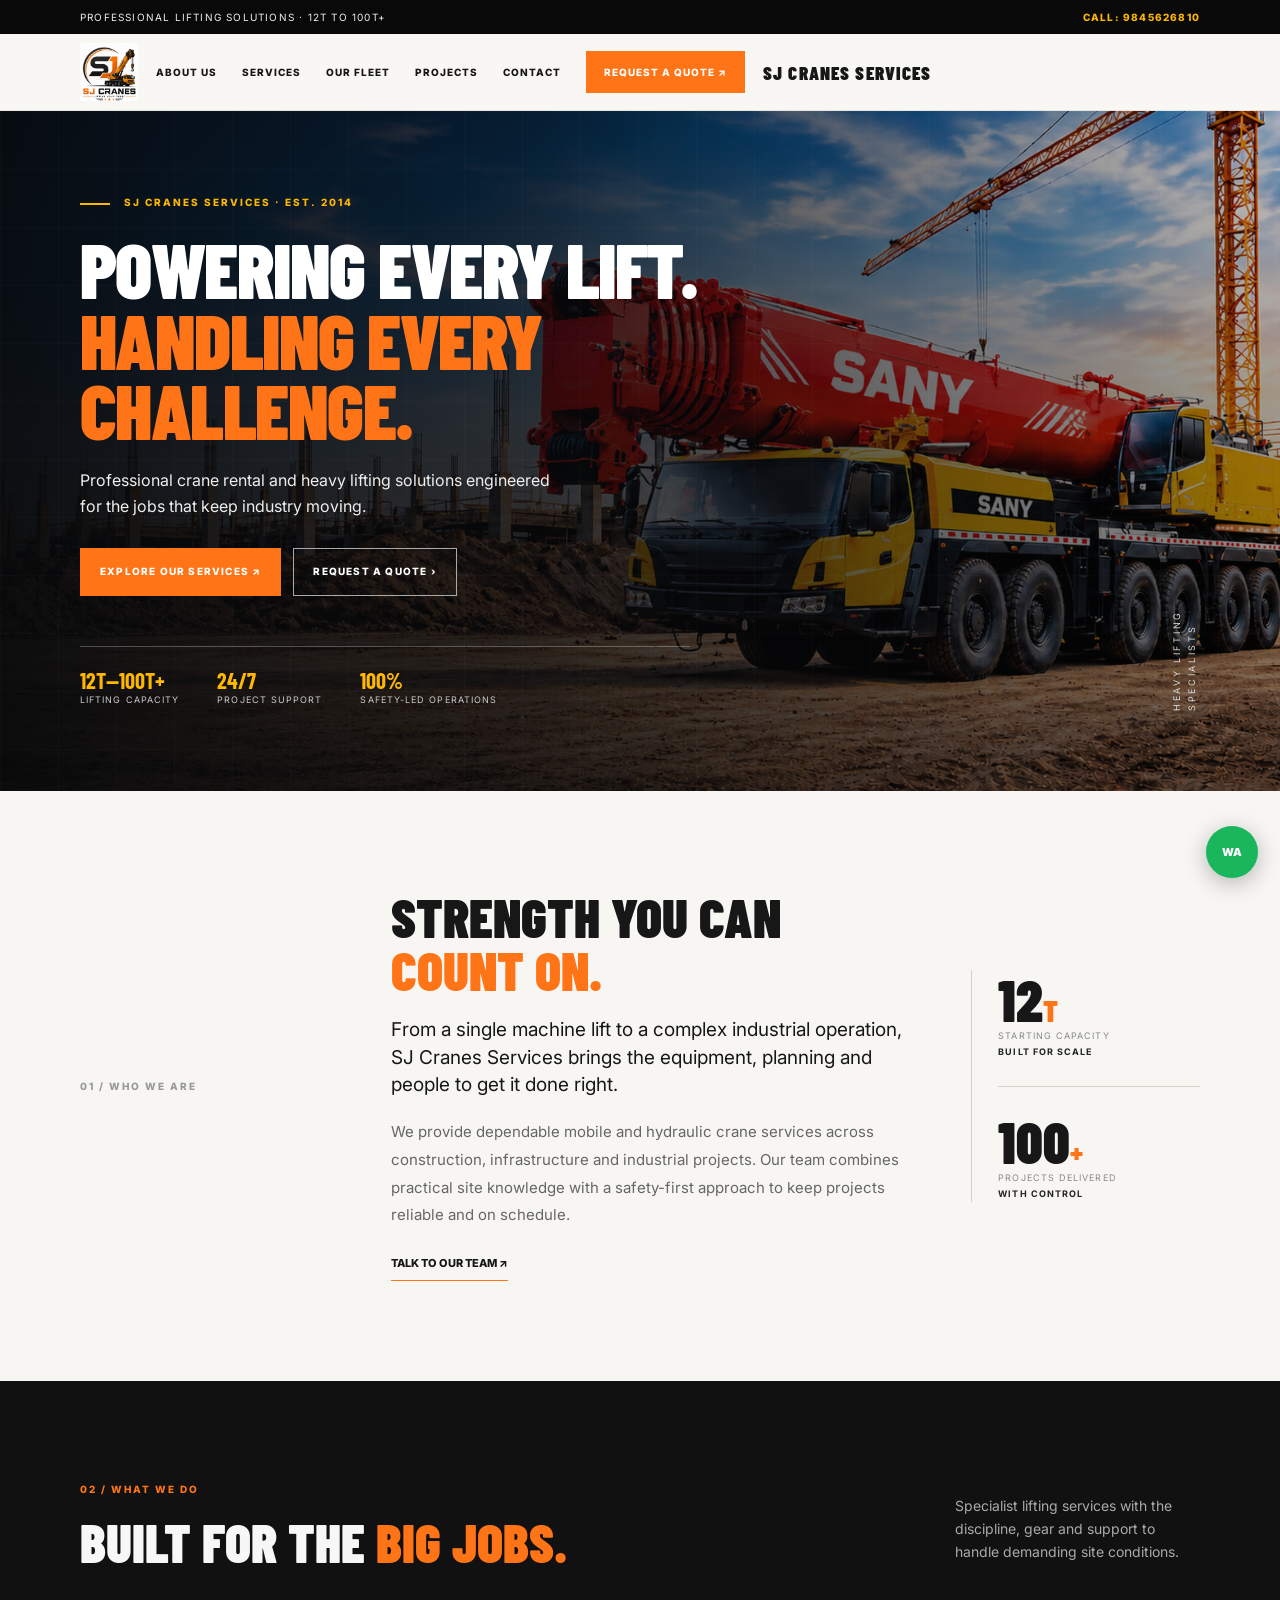
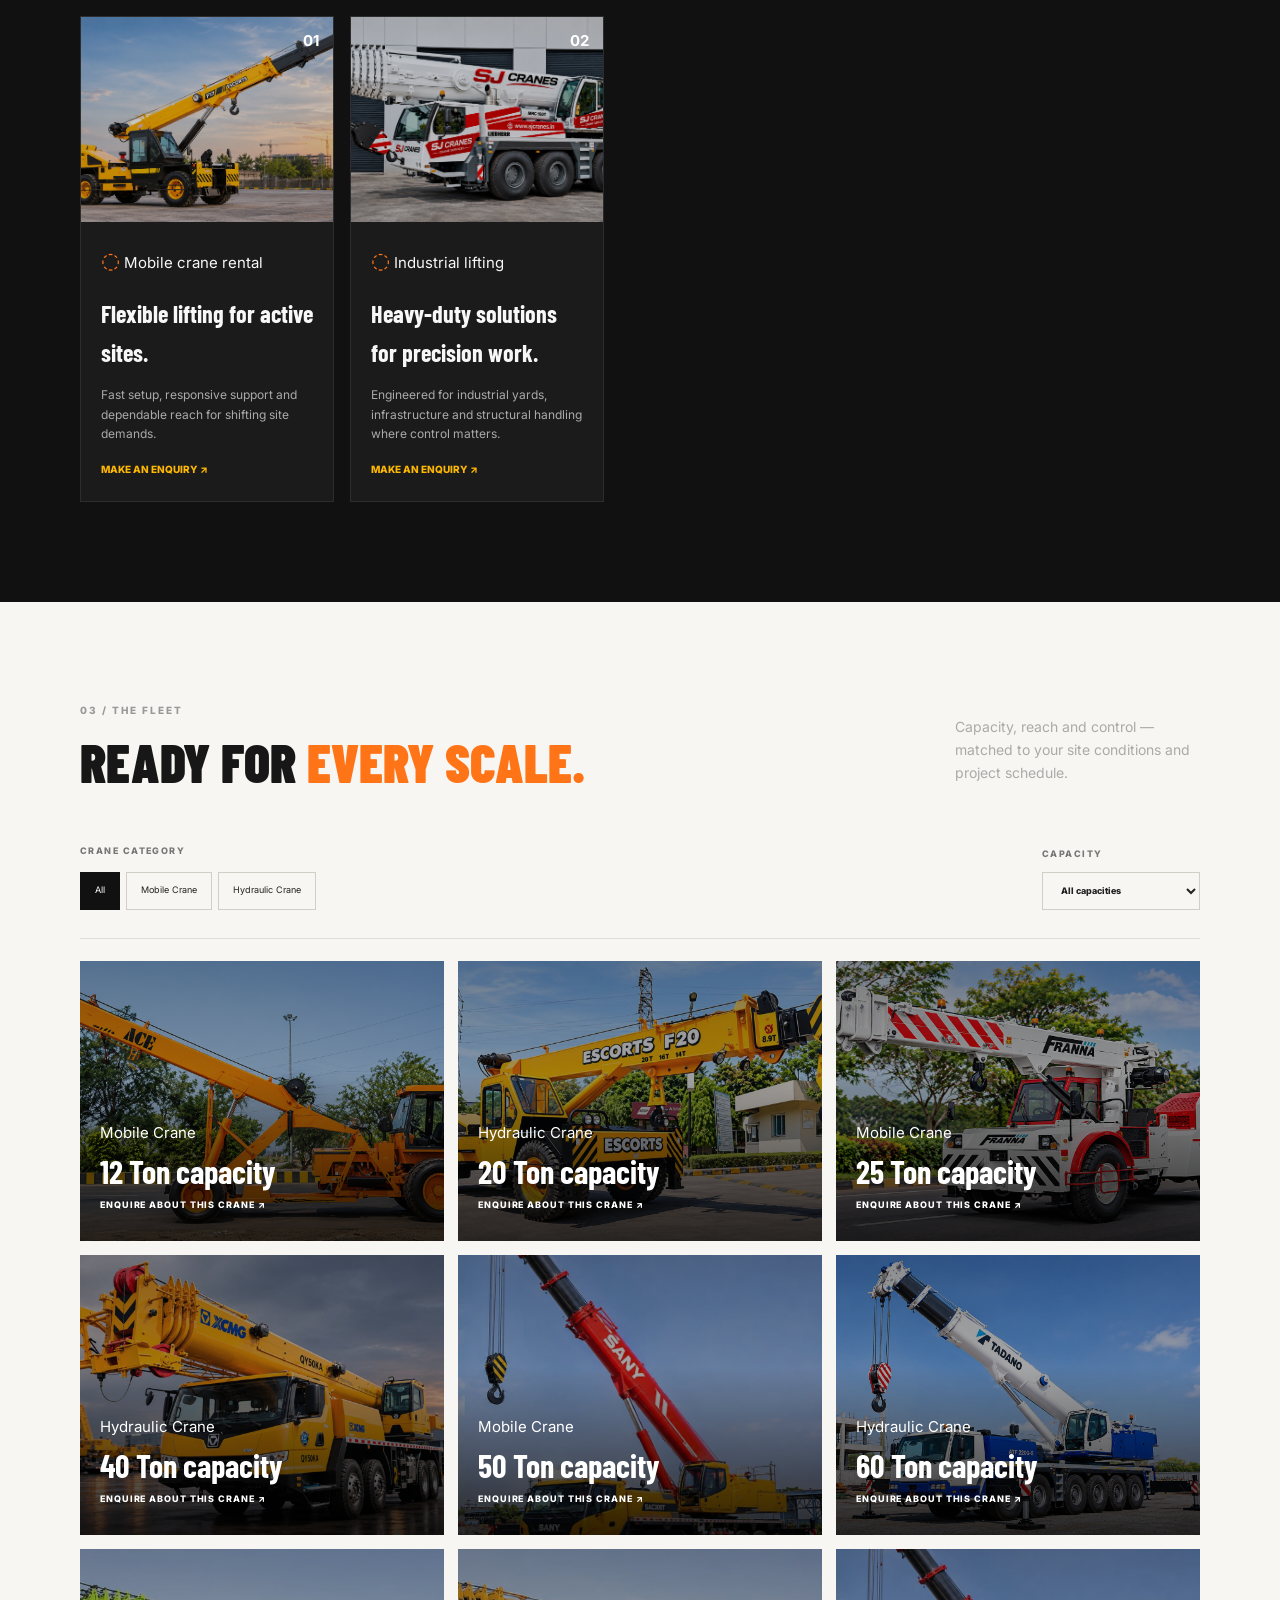
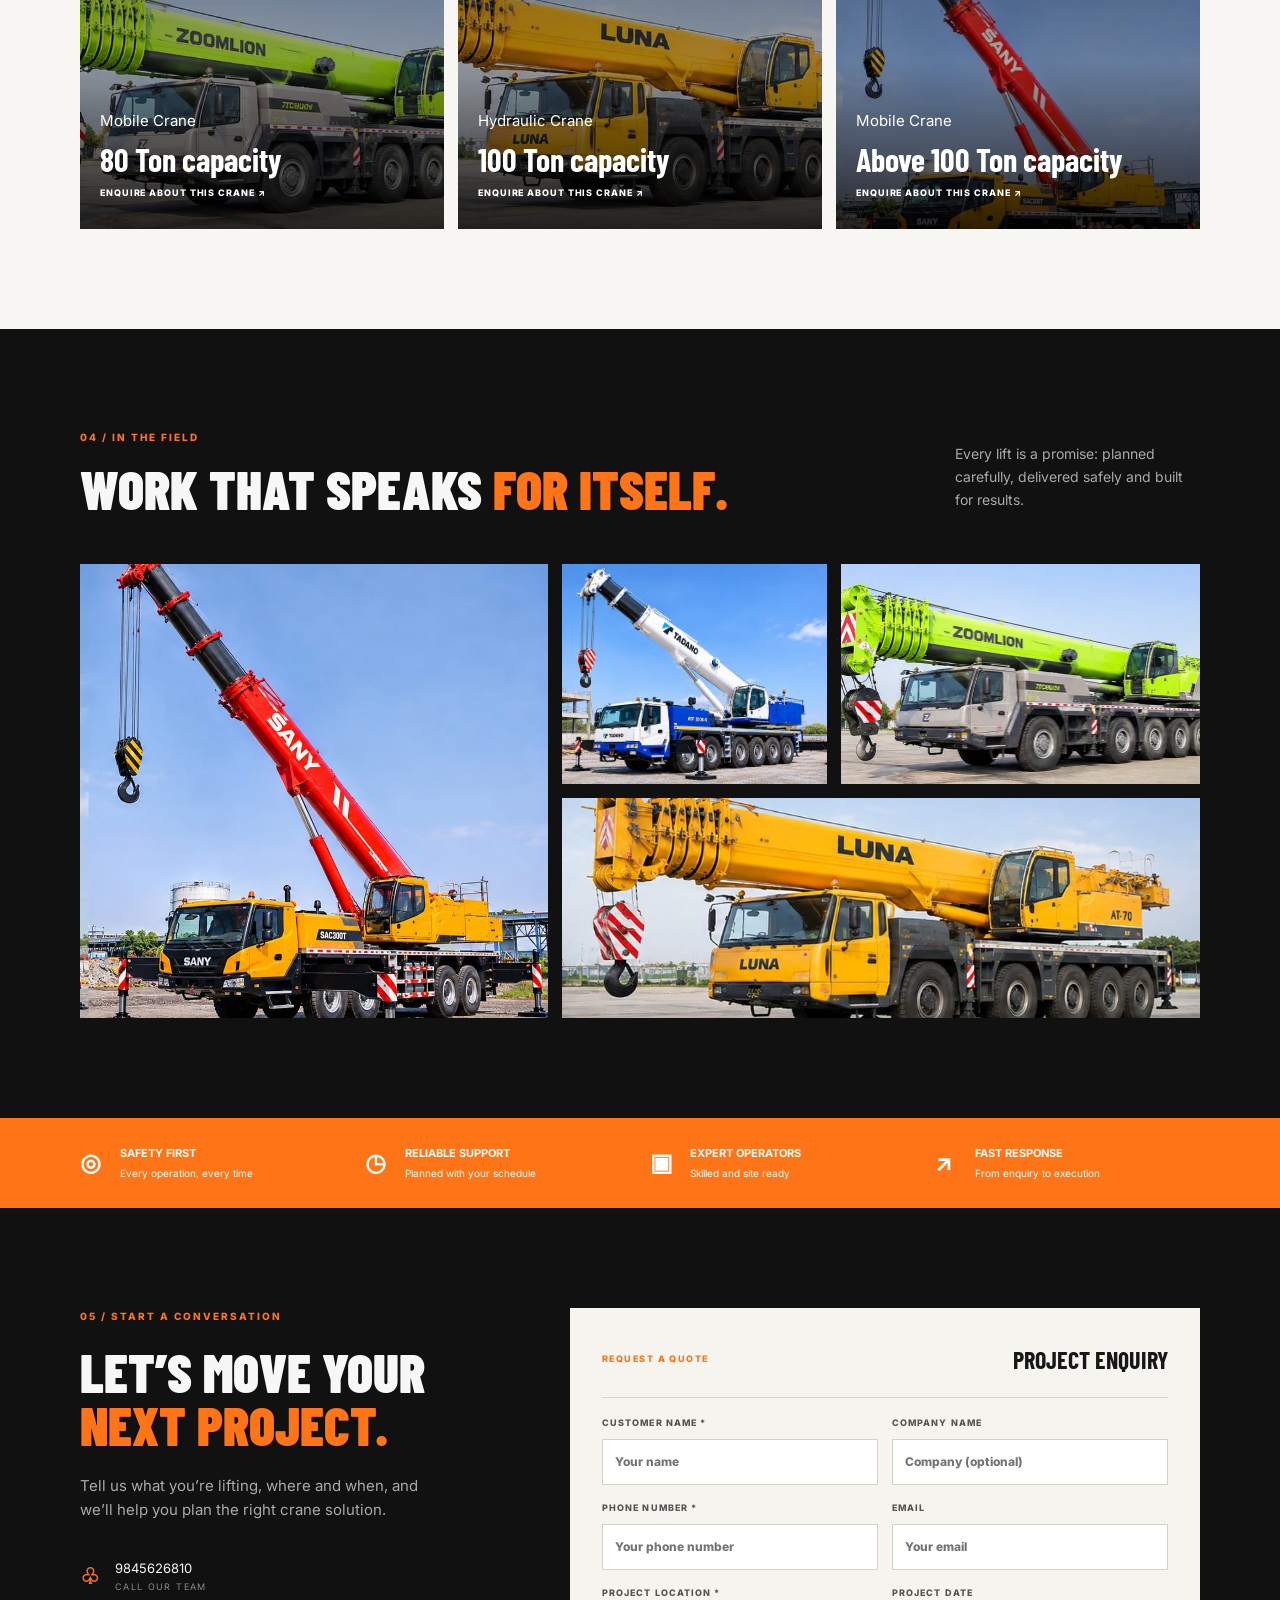
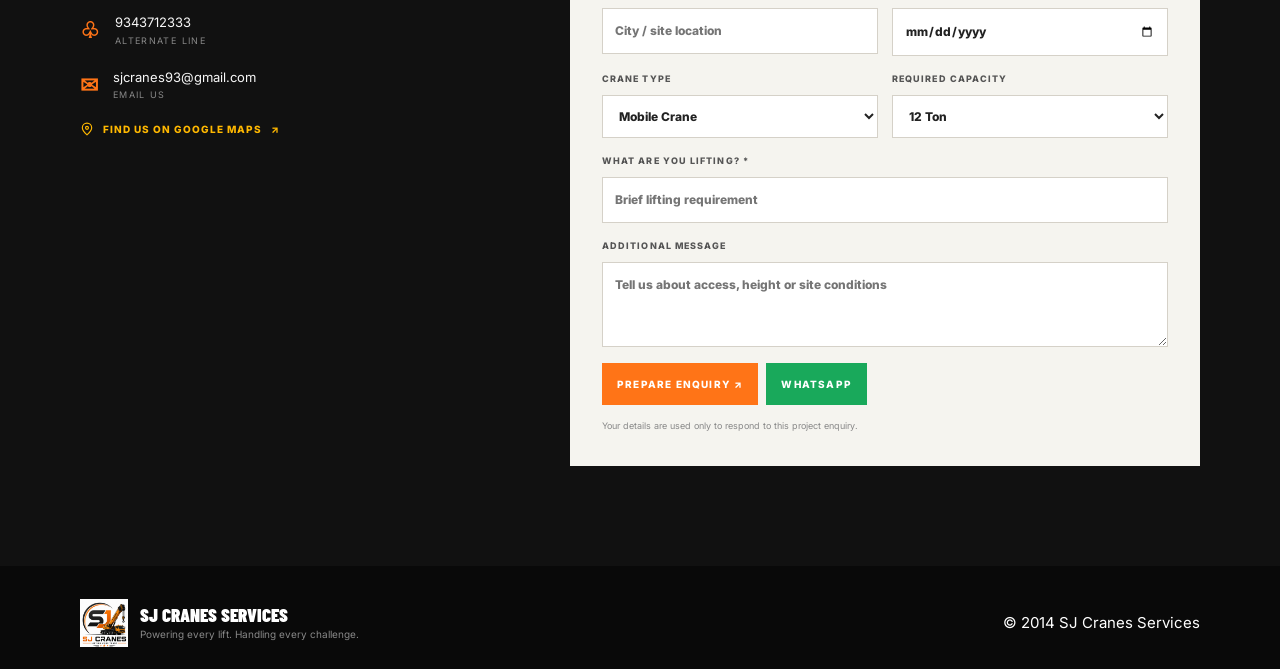
<file: index.html>
<!doctype html>
<html lang="en">
<head>
  <meta charset="utf-8">
  <meta name="viewport" content="width=device-width, initial-scale=1">
  <meta name="theme-color" content="#101010">
  <meta name="description" content="SJ Cranes Services — professional crane rental and heavy lifting solutions, 12T to 100T+.">
  <title>SJ Cranes Services | Professional Crane Rental</title>
  <link rel="preconnect" href="https://fonts.googleapis.com">
  <link rel="preconnect" href="https://fonts.gstatic.com" crossorigin>
  <link rel="stylesheet" href="./style.css">
</head>
<body>
  <div class="topline"><div class="container top-inner"><span>Professional lifting solutions · 12T to 100T+</span><a href="tel:+919845626810">Call: 9845626810</a></div></div>
  <header class="site-header">
    <div class="container nav-inner">
     <img src="./sj-cranes-logo.png" alt="SJ Cranes Services logo">
      <button class="menu-button" id="menuButton" aria-label="Toggle navigation" aria-expanded="false">☰</button>
      <nav class="nav-links" id="navLinks">
        <a href="#about">About us</a><a href="#services">Services</a><a href="#fleet">Our fleet</a><a href="#projects">Projects</a><a href="#contact">Contact</a>
        <a class="nav-cta" href="#contact">Request a quote ↗</a>
      </nav>
    </div>
  </header>

  <main id="home">
    <section class="hero">
  <div class="hero-grid"></div>
  <div class="container hero-content">
        <div class="hero-copy reveal">
          <div class="eyebrow"><i></i> SJ CRANES SERVICES · EST. 2014</div>
          <h1>POWERING EVERY LIFT.<br><em>HANDLING EVERY CHALLENGE.</em></h1>
          <p>Professional crane rental and heavy lifting solutions engineered for the jobs that keep industry moving.</p>
          <div class="hero-actions"><a class="button primary" href="#services">Explore our services ↗</a><a class="button outline" href="#contact">Request a quote ›</a></div>
          <div class="hero-proof"><span><strong>12T—100T+</strong><small>Lifting capacity</small></span><span><strong>24/7</strong><small>Project support</small></span><span><strong>100%</strong><small>Safety-led operations</small></span></div>
        </div>
        <div class="hero-mark">HEAVY LIFTING<br> SPECIALISTS <i></i></div>
      </div>
    </section>

    <section id="about" class="section about-section">
      <div class="container about-grid">
        <div class="section-tag">01 / WHO WE ARE</div>
        <div class="about-copy reveal"><h2>STRENGTH YOU CAN<br><span>COUNT ON.</span></h2>
          <p class="lead">From a single machine lift to a complex industrial operation, SJ Cranes Services brings the equipment, planning and people to get it done right.</p>
          <p>We provide dependable mobile and hydraulic crane services across construction, infrastructure and industrial projects. Our team combines practical site knowledge with a safety-first approach to keep projects reliable and on schedule.</p>
          <a class="text-link" href="#contact">Talk to our team ↗</a>
        </div>
        <div class="about-stat"><div class="stat-number">12<span>T</span></div><small>STARTING CAPACITY<br><b>BUILT FOR SCALE</b></small><hr><div class="stat-number">100<span>+</span></div><small>PROJECTS DELIVERED<br><b>WITH CONTROL</b></small></div>
      </div>
    </section>

    <section id="services" class="section dark-section">
      <div class="container">
        <div class="section-heading"><div><div class="section-tag orange">02 / WHAT WE DO</div><h2>BUILT FOR THE <span>BIG JOBS.</span></h2></div><p>Specialist lifting services with the discipline, gear and support to handle demanding site conditions.</p></div>
        <div class="service-grid">
          <article class="service-card reveal">
            <div class="service-image"><img src="./Sunset Escort.png" alt="Mobile crane rental" loading="lazy"><b>01</b></div>
            <div class="service-body">
              <div class="service-copy">
                <span class="service-icon" aria-hidden="true">◌</span>
                <span class="service-title">Mobile crane rental</span>
              </div>
              <h3>Flexible lifting for active sites.</h3>
              <p>Fast setup, responsive support and dependable reach for shifting site demands.</p>
              <a class="service-enquiry" href="#contact">Make an enquiry <span aria-hidden="true">↗</span></a>
            </div>
          </article>
          <article class="service-card reveal">
            <div class="service-image"><img src="./MRC 160T.png" alt="Industrial material handling" loading="lazy"><b>02</b></div>
            <div class="service-body">
              <div class="service-copy">
                <span class="service-icon" aria-hidden="true">◌</span>
                <span class="service-title">Industrial lifting</span>
              </div>
              <h3>Heavy-duty solutions for precision work.</h3>
              <p>Engineered for industrial yards, infrastructure and structural handling where control matters.</p>
              <a class="service-enquiry" href="#contact">Make an enquiry <span aria-hidden="true">↗</span></a>
            </div>
          </article>
        </div>
      </div>
    </section>

    <section id="fleet" class="section fleet-section">
      <div class="container">
        <div class="section-heading"><div><div class="section-tag">03 / THE FLEET</div><h2>READY FOR <span>EVERY SCALE.</span></h2></div><p>Capacity, reach and control — matched to your site conditions and project schedule.</p></div>
        <div class="filters">
          <div class="filter-group"><label>Crane category</label><div class="filter-buttons" id="categoryFilters"><button class="active" data-category="All">All</button><button data-category="Mobile Crane">Mobile Crane</button><button data-category="Hydraulic Crane">Hydraulic Crane</button></div></div>
          <label class="capacity-filter">Capacity<select id="capacityFilter"><option>All capacities</option></select></label>
        </div>
        <div class="fleet-grid" id="fleetGrid"></div>
      </div>
    </section>

    <section id="projects" class="section projects-section">
      <div class="container">
        <div class="section-heading"><div><div class="section-tag orange">04 / IN THE FIELD</div><h2>WORK THAT SPEAKS <span>FOR ITSELF.</span></h2></div><p>Every lift is a promise: planned carefully, delivered safely and built for results.</p></div>
        <div class="project-grid" id="projectGrid">
          <button class="project-tile tile-1" data-image="./Sany.jpeg"><img src="./Sany.jpeg" alt="SANY crane project"></button>
          <button class="project-tile" data-image="./Tadano.jpeg"><img src="./Tadano.jpeg" alt="Tadano crane project"></button>
          <button class="project-tile" data-image="./Zoomlion.jpeg"><img src="./Zoomlion.jpeg" alt="Zoomlion crane project"></button>
          <button class="project-tile tile-4" data-image="./Luna.jpeg"><img src="./Luna.jpeg" alt="Luna crane project"></button>
        </div>
      </div>
    </section>

    <section class="trust-strip"><div class="container trust-grid"><div><b>◎</b><strong>Safety first</strong><small>Every operation, every time</small></div><div><b>◷</b><strong>Reliable support</strong><small>Planned with your schedule</small></div><div><b>▣</b><strong>Expert operators</strong><small>Skilled and site ready</small></div><div><b>↗</b><strong>Fast response</strong><small>From enquiry to execution</small></div></div></section>

    <section id="contact" class="section contact-section">
      <div class="container contact-grid">
        <div class="contact-copy"><div class="section-tag orange">05 / START A CONVERSATION</div><h2>LET’S MOVE YOUR<br><span>NEXT PROJECT.</span></h2><p>Tell us what you’re lifting, where and when, and we’ll help you plan the right crane solution.</p>
          <div class="contact-list"><a href="tel:+919845626810"><b>♧</b><span>9845626810<small>CALL OUR TEAM</small></span></a><a href="tel:+919343712333"><b>♧</b><span>9343712333<small>ALTERNATE LINE</small></span></a><a href="mailto:sjcranes93@gmail.com"><b>✉</b><span>sjcranes93@gmail.com<small>EMAIL US</small></span></a><span class="map-link"><svg viewBox="0 0 24 24" aria-hidden="true"><path d="M20 10c0 5-8 12-8 12S4 15 4 10a8 8 0 1 1 16 0Z"/><circle cx="12" cy="10" r="2.5"/></svg><span>FIND US ON GOOGLE MAPS</span><span aria-hidden="true">↗</span></span></div>
        </div>
        <form class="quote-form" id="quoteForm">
          <div class="form-heading"><span>REQUEST A QUOTE</span><b>PROJECT ENQUIRY</b></div>
          <div class="form-row"><label>CUSTOMER NAME *<input name="customer_name" required placeholder="Your name"></label><label>COMPANY NAME<input name="company_name" placeholder="Company (optional)"></label></div>
          <div class="form-row"><label>PHONE NUMBER *<input name="phone" type="tel" required minlength="7" placeholder="Your phone number"></label><label>EMAIL<input name="email" type="email" placeholder="Your email"></label></div>
          <div class="form-row"><label>PROJECT LOCATION *<input name="location" required placeholder="City / site location"></label><label>PROJECT DATE<input name="project_date" type="date"></label></div>
          <div class="form-row">
            <label>CRANE TYPE
              <select name="crane_type">
                <option>Mobile Crane</option>
                <option>Hydraulic Crane</option>
              </select>
            </label>
            <label>REQUIRED CAPACITY
              <select name="capacity" id="formCapacity">
                <option>12 Ton</option>
              </select>
            </label>
          </div>
          <label>WHAT ARE YOU LIFTING? *<input name="requirements" required placeholder="Brief lifting requirement"></label>
          <label>ADDITIONAL MESSAGE<textarea name="message" rows="3" placeholder="Tell us about access, height or site conditions"></textarea></label>
          <p class="form-notice" id="formNotice" aria-live="polite"></p>
          <div class="form-actions"><button class="button primary" type="submit">Prepare enquiry ↗</button><a class="button whatsapp" id="formWhatsapp" target="_blank" rel="noreferrer">WhatsApp</a></div>
          <small class="form-footnote">Your details are used only to respond to this project enquiry.</small>
        </form>
      </div>
    </section>
  </main>
  <footer><div class="container footer-inner"><a class="footer-brand" href="#home"><img src="./sj-cranes-logo.png" alt=""><span><b>SJ CRANES SERVICES</b><small>Powering every lift. Handling every challenge.</small></span></a><p>© 2014 SJ Cranes Services</p></div></footer>
  <a class="floating-whatsapp" href="https://wa.me/919845626810" target="_blank" rel="noreferrer" aria-label="Chat on WhatsApp">WA</a>
  <div class="lightbox" id="lightbox" aria-hidden="true"><button id="lightboxClose" aria-label="Close">×</button><img id="lightboxImage" alt="Expanded crane project"></div>
  <script src="./main.js"></script>
</body>
</html>
</file>
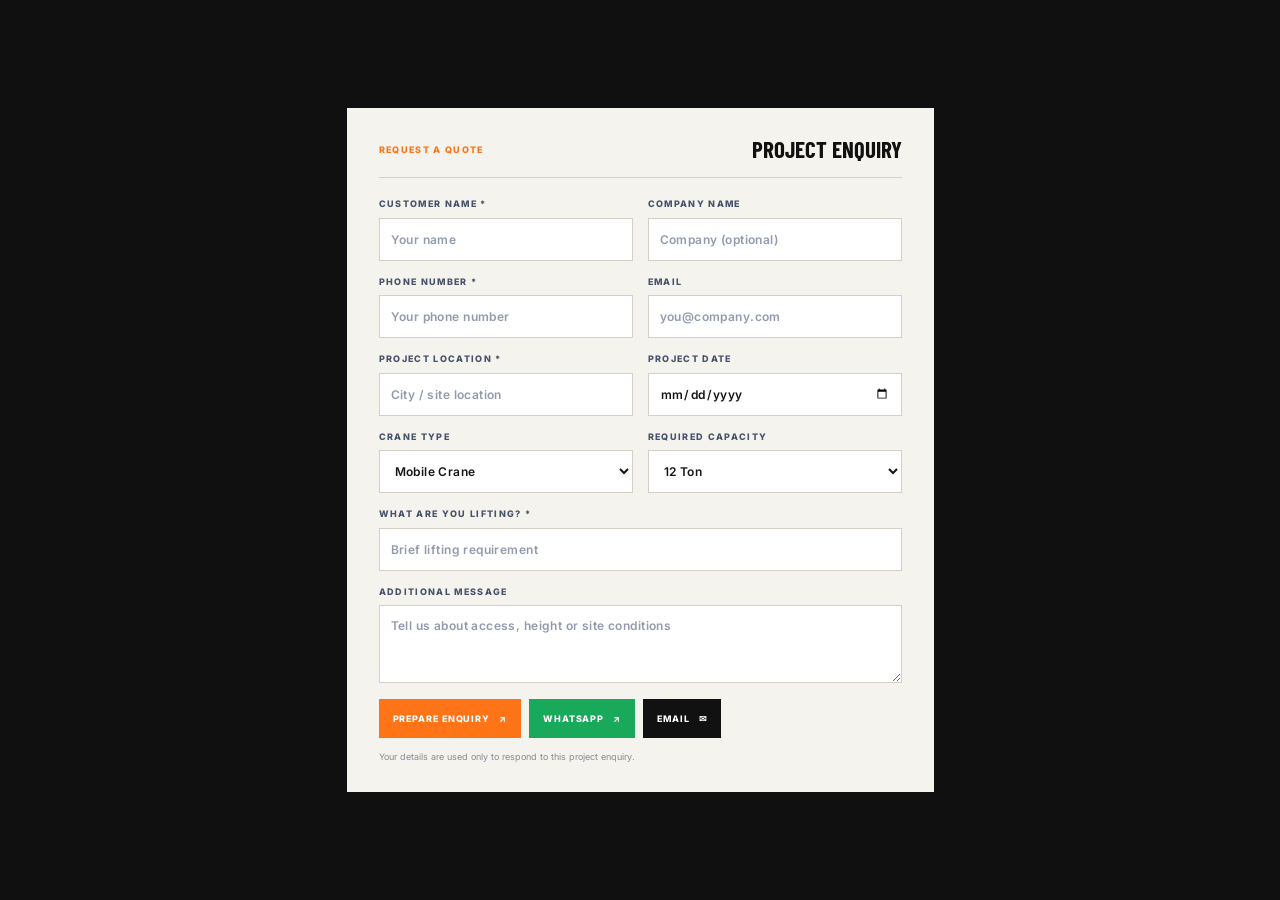
<file: project-enquiry.html>
<!doctype html>
<html lang="en">
<head>
  <meta charset="utf-8">
  <meta name="viewport" content="width=device-width, initial-scale=1">
  <meta name="theme-color" content="#101010">
  <title>Project Enquiry | SJ Cranes Services</title>
  <link rel="preconnect" href="https://fonts.googleapis.com">
  <link rel="preconnect" href="https://fonts.gstatic.com" crossorigin>
  <link href="https://fonts.googleapis.com/css2?family=Barlow+Condensed:wght@600;700;800&family=Inter:wght@400;500;600;700;800&display=swap" rel="stylesheet">
  <style>
    :root{color-scheme:light;--ink:#111;--paper:#f5f3ee;--orange:#ff7417;--green:#19a95b;--muted:#8790a0;--line:#d7d2c9}
    *{box-sizing:border-box}
    body{min-height:100vh;margin:0;padding:32px 16px;display:grid;place-items:center;background:#101010;color:var(--ink);font:14px/1.5 Inter,Arial,sans-serif}
    .enquiry{width:min(100%,587px);padding:30px 32px 28px;background:var(--paper)}
    .heading{display:flex;align-items:center;justify-content:space-between;gap:16px;padding-bottom:16px;margin-bottom:19px;border-bottom:1px solid var(--line)}
    .heading span,.field label{font-size:9px;font-weight:800;letter-spacing:.15em;text-transform:uppercase}
    .heading span{color:var(--orange)}
    .heading h1{margin:0;font:700 23px/1 'Barlow Condensed',Impact,sans-serif;text-transform:uppercase}
    .row{display:grid;grid-template-columns:repeat(2,minmax(0,1fr));gap:15px}
    .field{display:block;min-width:0;margin-bottom:14px}
    .field label{display:block;margin-bottom:7px;color:#46536a}
    input,select,textarea{display:block;width:100%;min-height:43px;padding:0 11px;border:1px solid #d5d0c7;border-radius:0;background:#fff;color:#161616;font:600 12px Inter,Arial,sans-serif;letter-spacing:.035em}
    input::placeholder,textarea::placeholder{color:#929bad;opacity:1}
    input:focus,select:focus,textarea:focus{outline:2px solid #ff741755;border-color:var(--orange)}
    textarea{min-height:77px;padding:11px;resize:vertical;line-height:1.5}
    .actions{display:flex;flex-wrap:wrap;gap:8px;margin-top:16px}
    .button{min-height:39px;padding:0 14px;display:inline-flex;align-items:center;justify-content:center;gap:9px;border:0;color:white;text-decoration:none;font:800 9px Inter,Arial,sans-serif;letter-spacing:.1em;text-transform:uppercase;cursor:pointer}
    .prepare{background:var(--orange)}.whatsapp{background:var(--green)}.email{background:#111}
    .button:hover{filter:brightness(.92)}.button:focus-visible{outline:3px solid #253e5d;outline-offset:3px}
    .notice{min-height:0;margin:6px 0 0;color:#287a43;font-size:12px}.notice:empty{display:none}
    .footnote{display:block;margin-top:12px;color:#858b95;font-size:9px}
    @media(max-width:520px){body{padding:18px 12px}.enquiry{padding:24px 20px}.row{grid-template-columns:1fr;gap:0}.heading h1{font-size:21px}.actions .button{flex:1 1 100%}}
  </style>
</head>
<body>
  <main class="enquiry">
    <form id="quoteForm">
      <header class="heading"><span>Request a quote</span><h1>Project Enquiry</h1></header>
      <div class="row">
        <div class="field"><label for="customer_name">Customer name *</label><input id="customer_name" name="customer_name" autocomplete="name" required placeholder="Your name"></div>
        <div class="field"><label for="company_name">Company name</label><input id="company_name" name="company_name" autocomplete="organization" placeholder="Company (optional)"></div>
      </div>
      <div class="row">
        <div class="field"><label for="phone">Phone number *</label><input id="phone" name="phone" type="tel" autocomplete="tel" minlength="7" required placeholder="Your phone number"></div>
        <div class="field"><label for="email">Email</label><input id="email" name="email" type="email" autocomplete="email" placeholder="you@company.com"></div>
      </div>
      <div class="row">
        <div class="field"><label for="location">Project location *</label><input id="location" name="location" required placeholder="City / site location"></div>
        <div class="field"><label for="project_date">Project date</label><input id="project_date" name="project_date" type="date"></div>
      </div>
      <div class="row">
        <div class="field"><label for="crane_type">Crane type</label><select id="crane_type" name="crane_type"><option>Mobile Crane</option><option>Hydraulic Crane</option></select></div>
        <div class="field"><label for="capacity">Required capacity</label><select id="capacity" name="capacity"><option>12 Ton</option><option>20 Ton</option><option>25 Ton</option><option>40 Ton</option><option>50 Ton</option><option>60 Ton</option><option>80 Ton</option><option>100 Ton</option><option>Above 100 Ton</option></select></div>
      </div>
      <div class="field"><label for="requirements">What are you lifting? *</label><input id="requirements" name="requirements" required placeholder="Brief lifting requirement"></div>
      <div class="field"><label for="message">Additional message</label><textarea id="message" name="message" rows="3" placeholder="Tell us about access, height or site conditions"></textarea></div>
      <p class="notice" id="formNotice" role="status" aria-live="polite"></p>
      <div class="actions">
        <button class="button prepare" type="submit">Prepare enquiry <span aria-hidden="true">↗</span></button>
        <a class="button whatsapp" id="formWhatsapp" href="https://wa.me/919845626810" target="_blank" rel="noopener noreferrer">WhatsApp <span aria-hidden="true">↗</span></a>
        <a class="button email" id="formEmail" href="mailto:sjcranes93@gmail.com">Email <span aria-hidden="true">✉</span></a>
      </div>
      <small class="footnote">Your details are used only to respond to this project enquiry.</small>
    </form>
  </main>
  <script>
    (()=>{
      const form=document.getElementById('quoteForm');
      const whatsapp=document.getElementById('formWhatsapp');
      const emailLink=document.getElementById('formEmail');
      const notice=document.getElementById('formNotice');
      const details=()=>Object.fromEntries(new FormData(form).entries());
      const enquiryText=data=>[
        'Hello SJ Cranes Services, I need a quote.',
        `Name: ${data.customer_name||'Not provided'}`,
        `Company: ${data.company_name||'Not provided'}`,
        `Phone: ${data.phone||'Not provided'}`,
        `Email: ${data.email||'Not provided'}`,
        `Location: ${data.location||'Not provided'}`,
        `Project date: ${data.project_date||'Not provided'}`,
        `Crane type: ${data.crane_type||'Not provided'}`,
        `Capacity: ${data.capacity||'Not provided'}`,
        `Lifting requirement: ${data.requirements||'Not provided'}`,
        `Additional message: ${data.message||'None'}`
      ].join('\n');
      const refresh=()=>{
        const data=details();
        const text=enquiryText(data);
        whatsapp.href=`https://wa.me/919845626810?text=${encodeURIComponent(text)}`;
        emailLink.href=`mailto:sjcranes93@gmail.com?subject=${encodeURIComponent('Project enquiry - '+(data.customer_name||'SJ Cranes website'))}&body=${encodeURIComponent(text)}`;
      };
      form.addEventListener('input',refresh);
      form.addEventListener('change',refresh);
      form.addEventListener('submit',event=>{
        event.preventDefault();
        if(!form.reportValidity())return;
        refresh();
        notice.textContent='Your enquiry is ready. Choose WhatsApp or Email to send it to our team.';
        window.open(whatsapp.href,'_blank','noopener,noreferrer');
      });
      refresh();
    })();
  </script>
</body>
</html>
</file>
<file: style.css>
@import url("https://fonts.googleapis.com/css2?family=Barlow+Condensed:wght@500;600;700;800;900&family=Inter:wght@400;500;600;700;800&display=swap");
:root {
  --orange: #ff7417;
  --yellow: #ffb800;
  --black: #101010;
  --white: #f7f6f2;
  --muted: #aaa;
  --container: 1120px;
}
* {
  box-sizing: border-box;
}
html {
  scroll-behavior: smooth;
  scroll-padding-top: 85px;
}
body {
  margin: 0;
  background: var(--white);
  color: #171717;
  font:
    15px/1.65 Inter,
    Arial,
    sans-serif;
}
img {
  display: block;
  max-width: 100%;
}
a {
  color: inherit;
  text-decoration: none;
}
button,
input,
select,
textarea {
  font: inherit;
}
.container {
  width: min(var(--container), calc(100% - 48px));
  margin: auto;
}
.topline {
  background: #090909;
  color: #eee;
  font-size: 10px;
  letter-spacing: 0.12em;
  text-transform: uppercase;
}
.top-inner {
  min-height: 34px;
  display: flex;
  align-items: center;
  justify-content: space-between;
}
.top-inner a {
  color: var(--yellow);
  font-weight: 800;
}
.site-header {
  position: sticky;
  top: 0;
  z-index: 50;
  background: rgba(248, 247, 243, 0.97);
  border-bottom: 1px solid #e7e4dd;
  backdrop-filter: blur(12px);
}
.nav-inner {
  min-height: 76px;
  display: flex;
  align-items: center;
  gap: 18px;
}
.nav-inner > img {
  width: 58px;
  height: 58px;
  object-fit: contain;
  flex: none;
}
.nav-inner:after {
  content: "SJ CRANES SERVICES";
  font:
    900 19px "Barlow Condensed",
    sans-serif;
  letter-spacing: 0.06em;
  margin-right: auto;
}
.nav-links {
  display: flex;
  align-items: center;
  gap: 25px;
}
.nav-links a {
  font-size: 10px;
  font-weight: 800;
  letter-spacing: 0.1em;
  text-transform: uppercase;
}
.nav-links a:hover {
  color: var(--orange);
}
.nav-links .nav-cta {
  background: var(--orange);
  color: white;
  padding: 13px 18px;
}
.menu-button {
  display: none;
}
.hero {
  min-height: 680px;
  position: relative;
  overflow: hidden;
  color: white;
  background:
    linear-gradient(
      90deg,
      rgba(8, 9, 11, 0.96),
      rgba(8, 9, 11, 0.78) 42%,
      rgba(8, 9, 11, 0.24)
    ),
    linear-gradient(0deg, rgba(0, 0, 0, 0.4), transparent),
    url("Construction Site.png") center/cover no-repeat;
}
.hero:after {
  content: "";
  position: absolute;
  inset: 0;
  pointer-events: none;
  opacity: 0.14;
  background-image:
    linear-gradient(#fff2 1px, transparent 1px),
    linear-gradient(90deg, #fff2 1px, transparent 1px);
  background-size: 58px 58px;
}
.hero-content {
  min-height: 680px;
  position: relative;
  z-index: 1;
  display: flex;
  align-items: center;
}
.hero-copy {
  width: min(650px, 75%);
  padding: 65px 0;
}
.eyebrow,
.section-tag {
  font-size: 10px;
  font-weight: 800;
  letter-spacing: 0.2em;
  text-transform: uppercase;
  color: #999;
}
.eyebrow {
  color: var(--yellow);
  margin-bottom: 22px;
}
.eyebrow i {
  display: inline-block;
  width: 30px;
  height: 2px;
  background: var(--yellow);
  vertical-align: middle;
  margin-right: 10px;
}
.hero h1,
h2,
h3,
.stat-number,
.form-heading b {
  font-family: "Barlow Condensed", Impact, sans-serif;
}
.hero h1 {
  font-size: clamp(48px, 6vw, 82px);
  line-height: 0.92;
  letter-spacing: -0.02em;
  font-weight: 900;
  margin: 0 0 22px;
}
.hero h1 em {
  font-style: normal;
  color: var(--orange);
}
.hero-copy > p {
  max-width: 470px;
  color: #eee;
  font-size: 16px;
}
.hero-actions {
  display: flex;
  gap: 12px;
  flex-wrap: wrap;
  margin-top: 28px;
}
.button {
  display: inline-flex;
  align-items: center;
  justify-content: center;
  min-height: 48px;
  padding: 0 19px;
  border: 1px solid transparent;
  font-size: 10px;
  font-weight: 800;
  letter-spacing: 0.12em;
  text-transform: uppercase;
  cursor: pointer;
}
.button.primary {
  background: var(--orange);
  color: white;
}
.button.outline {
  border-color: #aaa;
  color: white;
}
.button.whatsapp {
  background: #19a95b;
  color: white;
}
.button.dark {
  background: #111;
  color: white;
}
.hero-proof {
  display: flex;
  gap: 38px;
  margin-top: 50px;
  padding-top: 20px;
  border-top: 1px solid #ffffff44;
  max-width: 610px;
}
.hero-proof span {
  display: flex;
  flex-direction: column;
}
.hero-proof strong {
  color: var(--yellow);
  font: 700 22px "Barlow Condensed";
}
.hero-proof small {
  font-size: 9px;
  color: #ccc;
  text-transform: uppercase;
  letter-spacing: 0.12em;
}
.hero-mark {
  position: absolute;
  right: 0;
  bottom: 80px;
  writing-mode: vertical-rl;
  transform: rotate(180deg);
  font-size: 9px;
  letter-spacing: 0.3em;
  color: #ddd;
}
.section {
  padding: 100px 0;
}
.section h2 {
  font-size: clamp(36px, 4.2vw, 58px);
  line-height: 0.98;
  font-weight: 900;
  margin: 0;
}
.section h2 span {
  color: var(--orange);
}
.about-grid {
  display: grid;
  grid-template-columns: 1fr 2fr 0.85fr;
  gap: 42px;
  align-items: center;
}
.about-copy h2 {
  margin-bottom: 20px;
}
.about-copy .lead {
  font-size: 19px;
  line-height: 1.45;
}
.about-copy p:not(.lead) {
  color: #666;
  line-height: 1.85;
}
.text-link {
  display: inline-block;
  margin-top: 10px;
  padding-bottom: 8px;
  border-bottom: 1px solid var(--orange);
  font-size: 11px;
  font-weight: 800;
  text-transform: uppercase;
}
.about-stat {
  border-left: 1px solid #d6d2ca;
  padding-left: 26px;
}
.stat-number {
  font-size: 58px;
  line-height: 1;
  font-weight: 900;
}
.stat-number span {
  color: var(--orange);
  font-size: 30px;
}
.about-stat small {
  display: block;
  color: #888;
  font-size: 9px;
  letter-spacing: 0.12em;
  line-height: 1.8;
}
.about-stat small b {
  color: #222;
}
.about-stat hr {
  border: 0;
  border-top: 1px solid #d6d2ca;
  margin: 25px 0;
}
.dark-section,
.projects-section,
.contact-section {
  background: #111;
  color: #f7f7f7;
}
.section-heading {
  display: flex;
  justify-content: space-between;
  align-items: end;
  gap: 35px;
  margin-bottom: 48px;
}
.section-heading h2 {
  margin-top: 18px;
}
.section-heading > p {
  max-width: 245px;
  color: #aaa;
  margin: 0 0 5px;
  font-size: 14px;
}
.orange {
  color: var(--orange);
}
.service-grid {
  display: grid;
  grid-template-columns: repeat(2, minmax(0, 254px));
  gap: 16px;
}
.service-card {
  background: #1b1b1b;
  border: 1px solid #ffffff14;
}
.service-image {
  height: 205px;
  position: relative;
  overflow: hidden;
}
.service-image img {
  width: 100%;
  height: 100%;
  object-fit: cover;
  filter: brightness(0.78);
}
.service-image b {
  position: absolute;
  top: 12px;
  right: 14px;
  color: white;
}
.service-body {
  min-height: 230px;
  padding: 20px;
}
.service-icon {
  color: var(--orange);
  font-size: 22px;
}
.service-body h3 {
  font-size: 24px;
  margin: 15px 0 8px;
}
.service-body p {
  min-height: 55px;
  color: #aaa;
  font-size: 12px;
}
.service-body a {
  color: var(--yellow);
  font-size: 10px;
  font-weight: 800;
  text-transform: uppercase;
}
.fleet-section {
  background: var(--white);
}
.filters {
  display: flex;
  justify-content: space-between;
  align-items: end;
  gap: 24px;
  padding-bottom: 28px;
  margin-bottom: 22px;
  border-bottom: 1px solid #ddd;
}
.filter-group > label,
.capacity-filter {
  font-size: 9px;
  font-weight: 800;
  letter-spacing: 0.16em;
  text-transform: uppercase;
  color: #777;
}
.filter-buttons {
  display: flex;
  gap: 6px;
  margin-top: 10px;
}
.filter-buttons button,
.capacity-filter select {
  min-height: 38px;
  padding: 0 14px;
  border: 1px solid #d2cec5;
  background: transparent;
  color: #222;
  font-size: 9px;
  cursor: pointer;
}
.filter-buttons button.active,
.filter-buttons button:hover {
  background: #111;
  color: white;
  border-color: #111;
}
.capacity-filter select {
  display: block;
  min-width: 158px;
  margin-top: 10px;
}
.fleet-grid {
  display: grid;
  grid-template-columns: repeat(3, minmax(0, 1fr));
  gap: 14px;
}
.fleet-card {
  min-height: 280px;
  position: relative;
  display: flex;
  align-items: end;
  overflow: hidden;
  color: white;
  background: #333;
}
.fleet-card > img {
  position: absolute;
  inset: 0;
  width: 100%;
  height: 100%;
  object-fit: cover;
  transition: transform 0.4s;
}
.fleet-card:hover > img {
  transform: scale(1.05);
}
.fleet-card:after {
  content: "";
  position: absolute;
  inset: 0;
  background: linear-gradient(
    180deg,
    rgba(8, 10, 14, 0.46) 0%,
    rgba(8, 10, 14, 0.36) 40%,
    rgba(0, 0, 0, 0.82) 100%
  );
}
.fleet-card-content {
  position: relative;
  z-index: 1;
  width: 100%;
  padding: 20px;
}
.fleet-card .category {
  color: var(--yellow);
  font-size: 9px;
  font-weight: 800;
  letter-spacing: 0.15em;
  text-transform: uppercase;
}
.fleet-card h3 {
  font-size: 32px;
  line-height: 1.1;
  margin: 5px 0;
}
.fleet-card p {
  font-size: 11px;
  color: #ddd;
}
.fleet-card a {
  font-size: 9px;
  font-weight: 800;
  text-transform: uppercase;
}
.project-grid {
  display: grid;
  grid-template-columns: 1.5fr 0.85fr 1.15fr;
  grid-template-rows: 220px 220px;
  gap: 14px;
}
.project-tile {
  position: relative;
  overflow: hidden;
  padding: 0;
  border: 0;
  background: #292929;
  cursor: pointer;
  text-align: left;
}
.project-tile img {
  width: 100%;
  height: 100%;
  object-fit: cover;
  transition: transform 0.4s;
}
.project-tile:hover img {
  transform: scale(1.05);
}
.project-tile span {
  position: absolute;
  left: 20px;
  bottom: 18px;
  color: white;
  font-size: 9px;
  font-weight: 800;
  text-transform: uppercase;
}
.tile-1 {
  grid-row: span 2;
}
.tile-4 {
  grid-column: 2/4;
}
.trust-strip {
  background: var(--orange);
  color: white;
  padding: 25px 0;
}
.trust-grid {
  display: grid;
  grid-template-columns: repeat(4, 1fr);
  gap: 20px;
}
.trust-grid > div {
  display: grid;
  grid-template-columns: 30px 1fr;
  align-items: center;
  column-gap: 10px;
}
.trust-grid b {
  grid-row: span 2;
  font-size: 24px;
}
.trust-grid strong {
  font-size: 11px;
  text-transform: uppercase;
}
.trust-grid small {
  font-size: 10px;
}
.contact-grid {
  display: grid;
  grid-template-columns: 0.8fr 1.2fr;
  gap: 70px;
  align-items: start;
}
.contact-copy h2 {
  margin: 22px 0;
}
.contact-copy p {
  max-width: 360px;
  color: #aaa;
}
.contact-list {
  display: grid;
  gap: 18px;
  margin: 35px 0 25px;
}
.contact-list a {
  display: flex;
  align-items: center;
  gap: 15px;
  font-size: 13px;
}
.contact-list a > b {
  color: var(--orange);
  font-size: 22px;
}
.contact-list small {
  display: block;
  color: #888;
  font-size: 9px;
  letter-spacing: 0.15em;
}
.map-link {
  display: inline-flex;
  align-items: center;
  gap: 9px;
  color: var(--yellow);
  font-size: 10px;
  font-weight: 800;
  letter-spacing: 0.1em;
}
.map-link svg {
  width: 14px;
  height: 14px;
  fill: none;
  stroke: currentColor;
  stroke-width: 2;
}
.map-link small {
  margin-top: 5px;
  color: #aaa;
  font-weight: 500;
}
.quote-form {
  padding: 32px;
  background: #f5f4ef;
  color: #171717;
}
.form-heading {
  display: flex;
  justify-content: space-between;
  align-items: center;
  gap: 15px;
  padding-bottom: 18px;
  margin-bottom: 18px;
  border-bottom: 1px solid #d8d4cc;
}
.form-heading span {
  color: var(--orange);
  font-size: 9px;
  font-weight: 800;
  letter-spacing: 0.16em;
}
.form-heading b {
  font-size: 24px;
}
.quote-form label {
  display: block;
  margin-bottom: 16px;
  color: #555;
  font-size: 9px;
  font-weight: 800;
  letter-spacing: 0.12em;
}
.form-row {
  display: grid;
  grid-template-columns: 1fr 1fr;
  gap: 14px;
}
.quote-form input,
.quote-form select,
.quote-form textarea {
  display: block;
  width: 100%;
  margin-top: 8px;
  padding: 12px;
  min-height: 43px;
  border: 1px solid #d5d1c8;
  background: white;
  color: #222;
  font-size: 12px;
  letter-spacing: 0;
}
.quote-form input:focus,
.quote-form select:focus,
.quote-form textarea:focus {
  outline: 1px solid var(--orange);
}
.quote-form textarea {
  resize: vertical;
}
.form-actions {
  display: flex;
  gap: 8px;
  flex-wrap: wrap;
}
.form-actions .button {
  min-height: 42px;
  padding-inline: 14px;
}
.form-footnote {
  display: block;
  margin-top: 14px;
  color: #888;
  font-size: 9px;
}
.form-notice {
  font-size: 12px;
  color: #287a43;
}
footer {
  background: #090909;
  color: white;
  padding: 30px 0 18px;
}
.footer-inner {
  display: grid;
  grid-template-columns: 1fr auto;
  align-items: center;
  gap: 22px;
}
.footer-brand {
  display: flex;
  align-items: center;
  gap: 12px;
}
.footer-brand img {
  width: 48px;
  height: 48px;
  object-fit: contain;
  background: white;
}
.footer-brand b {
  display: block;
  font: 900 19px "Barlow Condensed";
}
.footer-brand small {
  display: block;
  color: #888;
  font-size: 10px;
}
.footer-links {
  display: flex;
  gap: 24px;
  font-size: 9px;
  text-transform: uppercase;
}
.footer-bottom {
  grid-column: 1/-1;
  padding-top: 18px;
  border-top: 1px solid #282828;
  color: #777;
  font-size: 9px;
}
.floating-whatsapp {
  position: fixed;
  z-index: 60;
  right: 22px;
  bottom: 22px;
  display: grid;
  place-items: center;
  width: 52px;
  height: 52px;
  border-radius: 50%;
  background: #19b65b;
  color: white;
  font-size: 11px;
  font-weight: 900;
  box-shadow: 0 5px 22px #0004;
}
.lightbox {
  position: fixed;
  z-index: 100;
  inset: 0;
  display: none;
  align-items: center;
  justify-content: center;
  padding: 35px;
  background: #000f;
}
.lightbox[aria-hidden="false"] {
  display: flex;
}
.lightbox img {
  max-width: 92vw;
  max-height: 85vh;
  object-fit: contain;
}
.lightbox button {
  position: absolute;
  top: 20px;
  right: 25px;
  border: 0;
  background: none;
  color: white;
  font-size: 42px;
  cursor: pointer;
}
@media (prefers-reduced-motion: reduce) {
  * {
    scroll-behavior: auto !important;
    animation-duration: 0.01ms !important;
    transition-duration: 0.01ms !important;
  }
}
@media (max-width: 900px) {
  .nav-links {
    gap: 13px;
  }
  .nav-links a {
    font-size: 9px;
  }
  .about-grid {
    grid-template-columns: 1fr 2fr;
  }
  .about-stat {
    grid-column: 2;
    display: flex;
    align-items: center;
    gap: 15px;
    border-left: 0;
    border-top: 1px solid #ddd;
    padding: 20px 0 0;
  }
  .about-stat hr {
    display: none;
  }
  .fleet-grid {
    grid-template-columns: repeat(2, 1fr);
  }
  .contact-grid {
    gap: 35px;
  }
}
@media (max-width: 650px) {
  .container {
    width: calc(100% - 36px);
  }
  .top-inner {
    font-size: 8px;
    letter-spacing: 0.05em;
  }
  .nav-inner {
    min-height: 66px;
    gap: 10px;
  }
  .nav-inner > img {
    width: 48px;
    height: 48px;
    flex-basis: 48px;
  }
  .nav-inner:after {
    font-size: 16px;
  }
  .menu-button {
    display: block;
    margin-left: auto;
    border: 1px solid #bbb;
    background: transparent;
    padding: 8px 11px;
  }
  .nav-links {
    display: none;
    position: absolute;
    top: 66px;
    left: 0;
    right: 0;
    padding: 16px;
    background: #f7f6f2;
    box-shadow: 0 12px 20px #0002;
    flex-direction: column;
    align-items: stretch;
    gap: 0;
  }
  .nav-links.open,
  .nav-links.show {
    display: flex;
  }
  .nav-links a {
    padding: 12px 8px;
    font-size: 11px;
  }
  .nav-links .nav-cta {
    text-align: center;
  }
  .hero,
  .hero-content {
    min-height: 620px;
  }
  .hero {
    background-position: 58% center;
  }
  .hero-copy {
    width: 100%;
    padding: 60px 0 40px;
  }
  .hero h1 {
    font-size: clamp(44px, 13vw, 66px);
  }
  .hero-copy > p {
    font-size: 14px;
  }
  .hero-proof {
    gap: 18px;
    margin-top: 38px;
  }
  .hero-proof strong {
    font-size: 19px;
  }
  .hero-mark {
    display: none;
  }
  .section {
    padding: 70px 0;
  }
  .about-grid {
    grid-template-columns: 1fr;
    gap: 22px;
  }
  .about-stat {
    grid-column: auto;
    justify-content: space-between;
  }
  .section-heading {
    display: block;
    margin-bottom: 30px;
  }
  .section-heading > p {
    margin-top: 18px;
  }
  .service-grid,
  .fleet-grid {
    grid-template-columns: 1fr;
  }
  .service-image {
    height: 210px;
  }
  .filters {
    display: block;
  }
  .filter-buttons {
    flex-wrap: wrap;
  }
  .capacity-filter {
    display: block;
    margin-top: 20px;
  }
  .capacity-filter select {
    width: 100%;
  }
  .fleet-card {
    min-height: 330px;
  }
  .project-grid {
    grid-template-columns: 1fr 1fr;
    grid-template-rows: 190px 190px;
    gap: 10px;
  }
  .tile-1 {
    grid-row: auto;
  }
  .tile-4 {
    grid-column: auto;
  }
  .trust-grid {
    grid-template-columns: 1fr 1fr;
    gap: 18px 10px;
  }
  .trust-grid strong {
    font-size: 9px;
  }
  .trust-grid small {
    font-size: 8px;
  }
  .contact-grid {
    grid-template-columns: 1fr;
    gap: 35px;
  }
  .quote-form {
    padding: 22px 17px;
  }
  .form-row {
    grid-template-columns: 1fr;
    gap: 0;
  }
  .form-heading b {
    font-size: 21px;
  }
  .form-actions .button {
    flex: 1;
  }
  .footer-inner {
    grid-template-columns: 1fr;
  }
  .footer-bottom {
    grid-column: auto;
  }
  .floating-whatsapp {
    width: 48px;
    height: 48px;
    right: 15px;
    bottom: 15px;
  }
}

/* Show each crane's existing capacity and enquiry control over its photo. */
.fleet-card > div {
  position: relative;
  z-index: 1;
  display: flex;
  flex-direction: column;
  width: 100%;
  padding: 20px;
}
.fleet-card .category {
  order: 1;
}
.fleet-card p {
  order: 2;
  margin: 8px 0 2px;
  color: #fff;
  font: 700 32px/1.1 "Barlow Condensed", Impact, sans-serif;
}
.fleet-card h3 {
  order: 3;
  margin: 4px 0 10px;
  color: #ddd;
  font: 400 11px/1.5 Inter, Arial, sans-serif;
  display: none;
}
.fleet-card button[data-capacity] {
  order: 4;
  align-self: flex-start;
  min-height: 30px;
  padding: 0;
  border: 0;
  background: transparent;
  color: #fff;
  font-size: 9px;
  font-weight: 800;
  letter-spacing: 0.1em;
  text-align: left;
}
.fleet-card button[data-capacity]:hover {
  color: var(--yellow);
}
@media (max-width: 650px) {
  .fleet-card > div {
    padding: 20px;
  }
}
</file>
